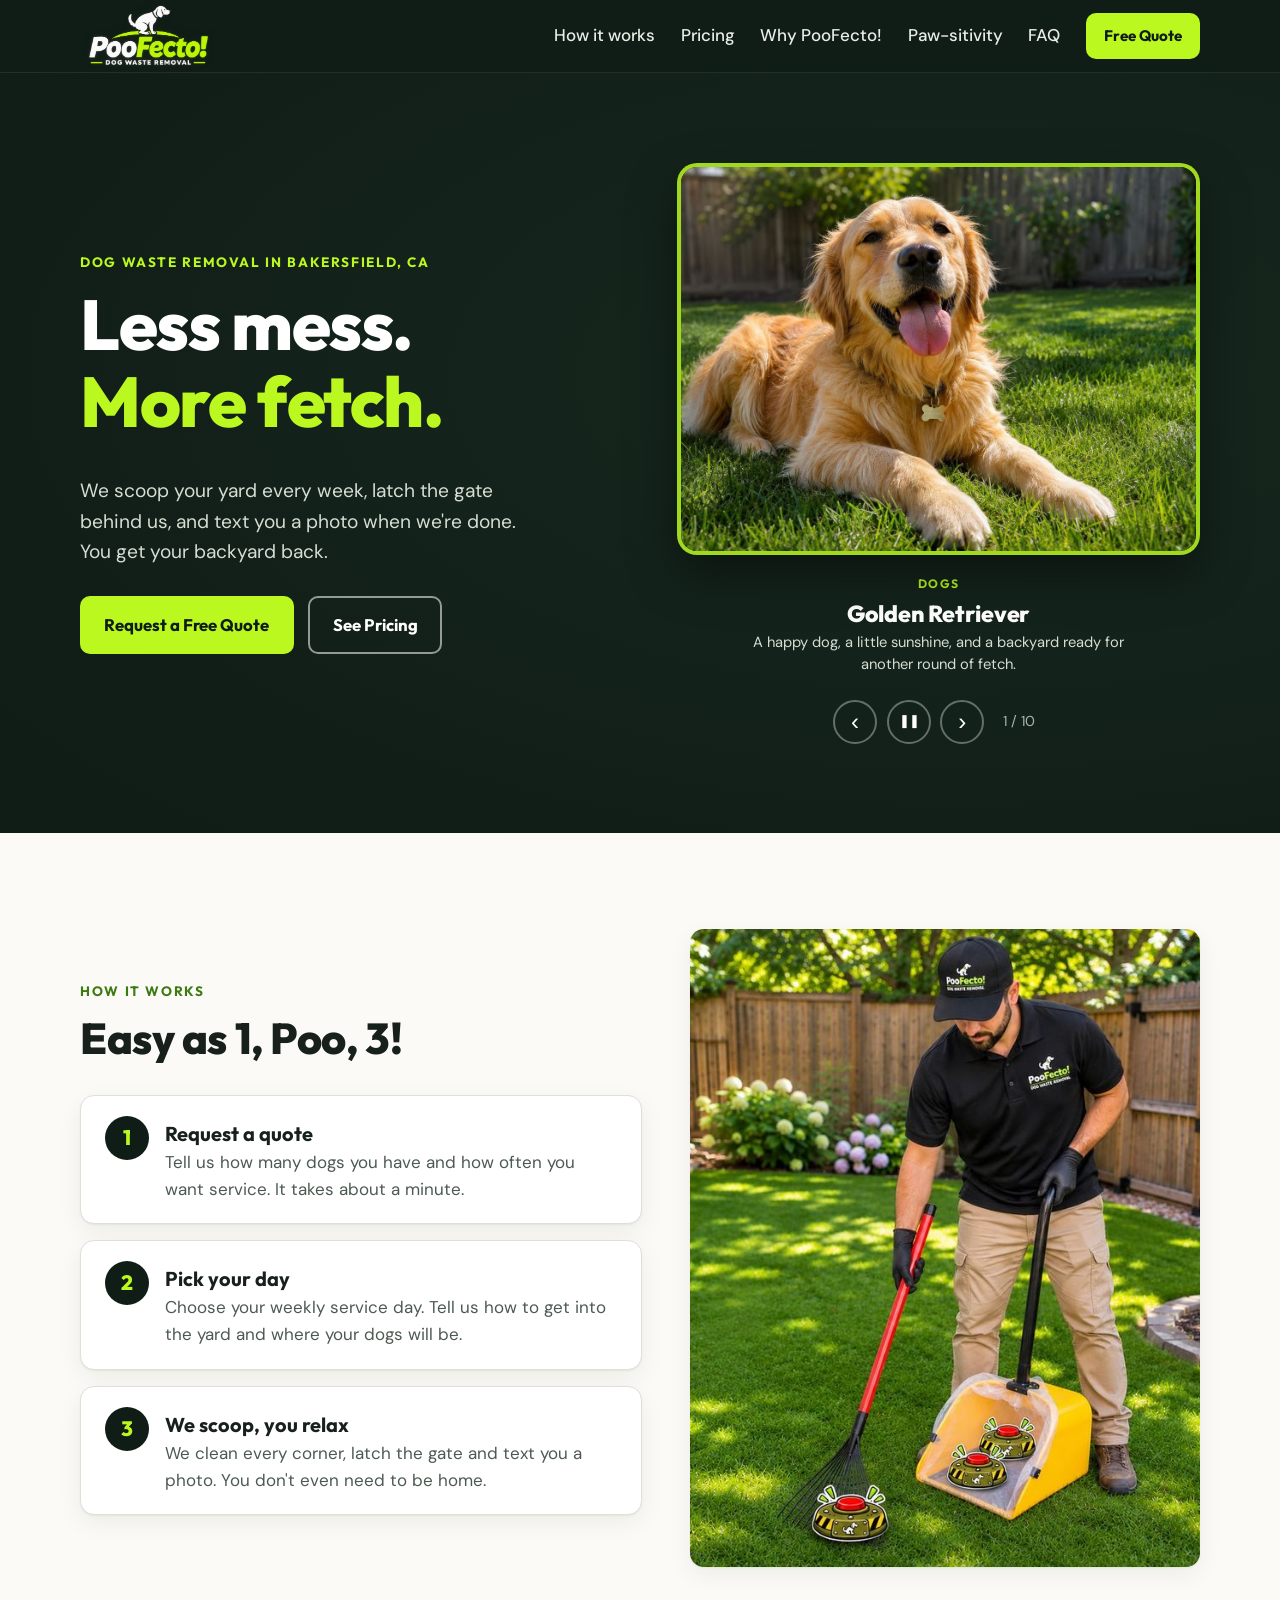
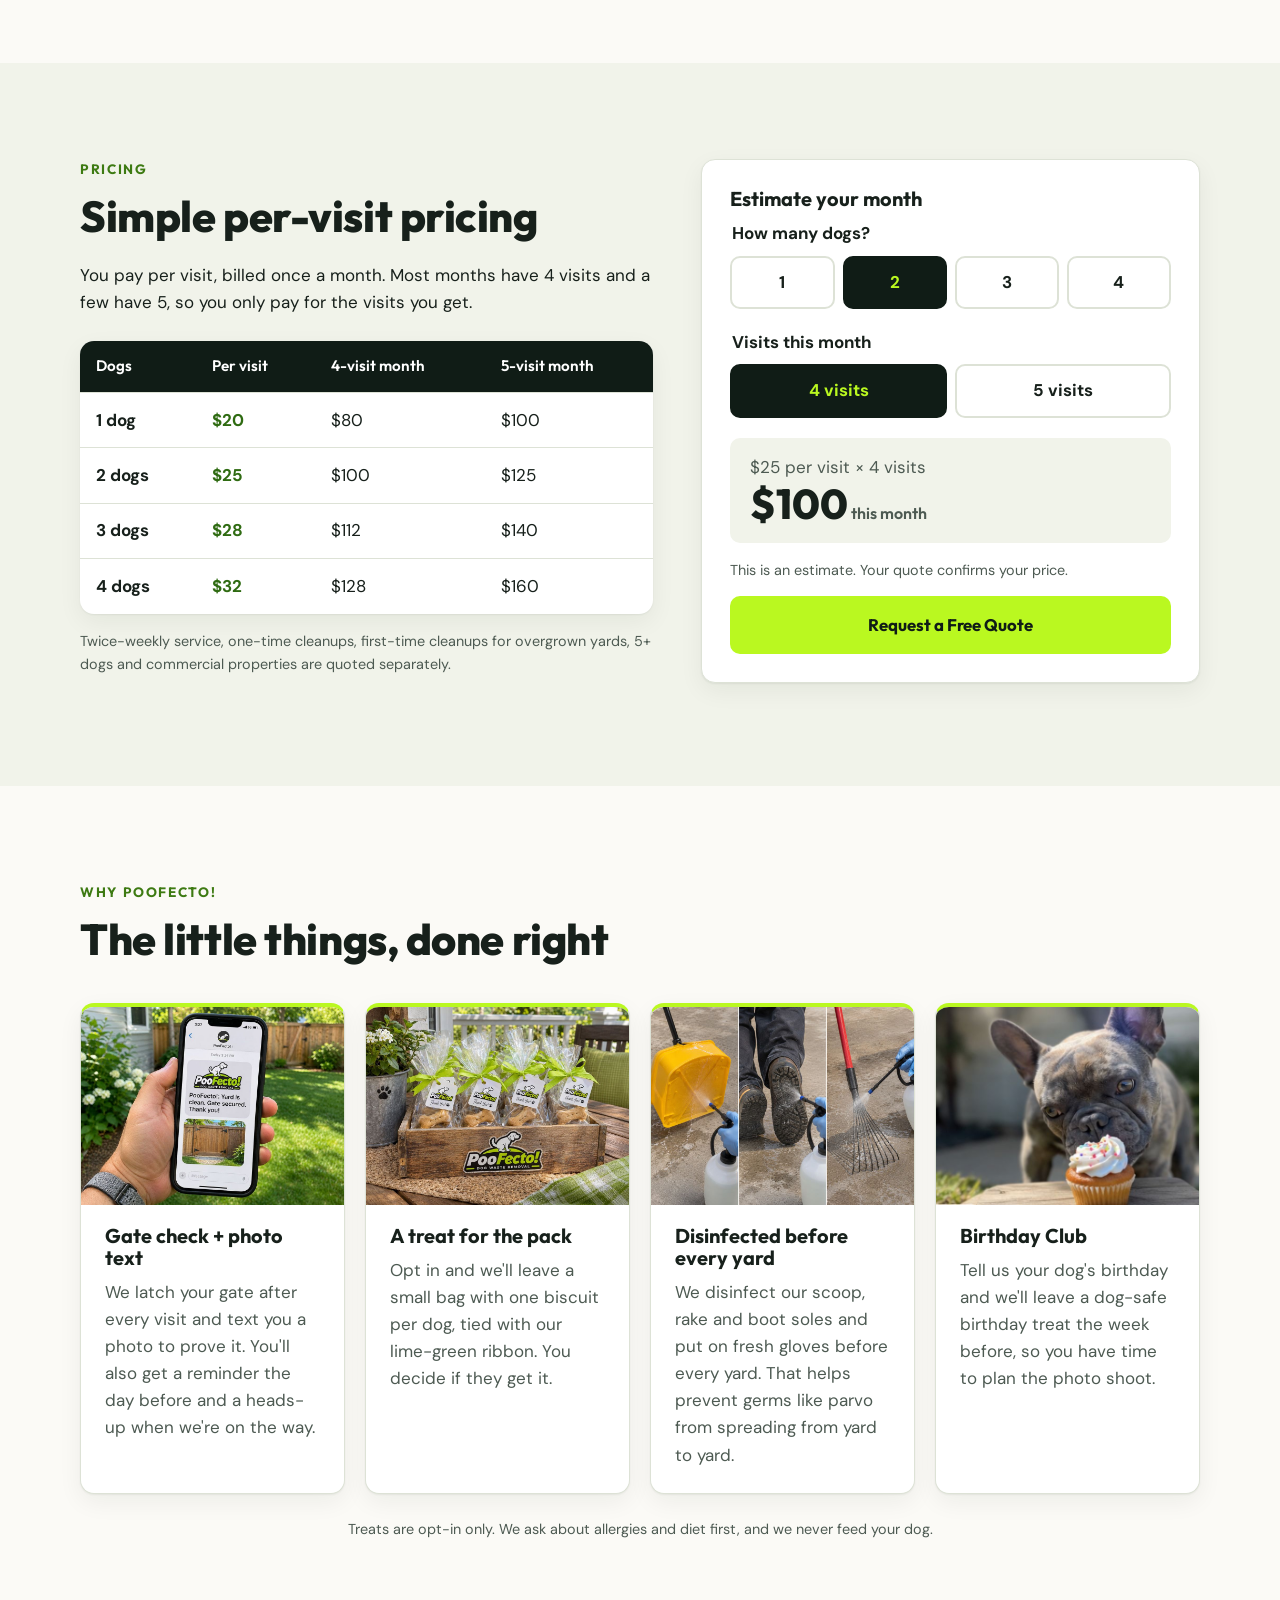
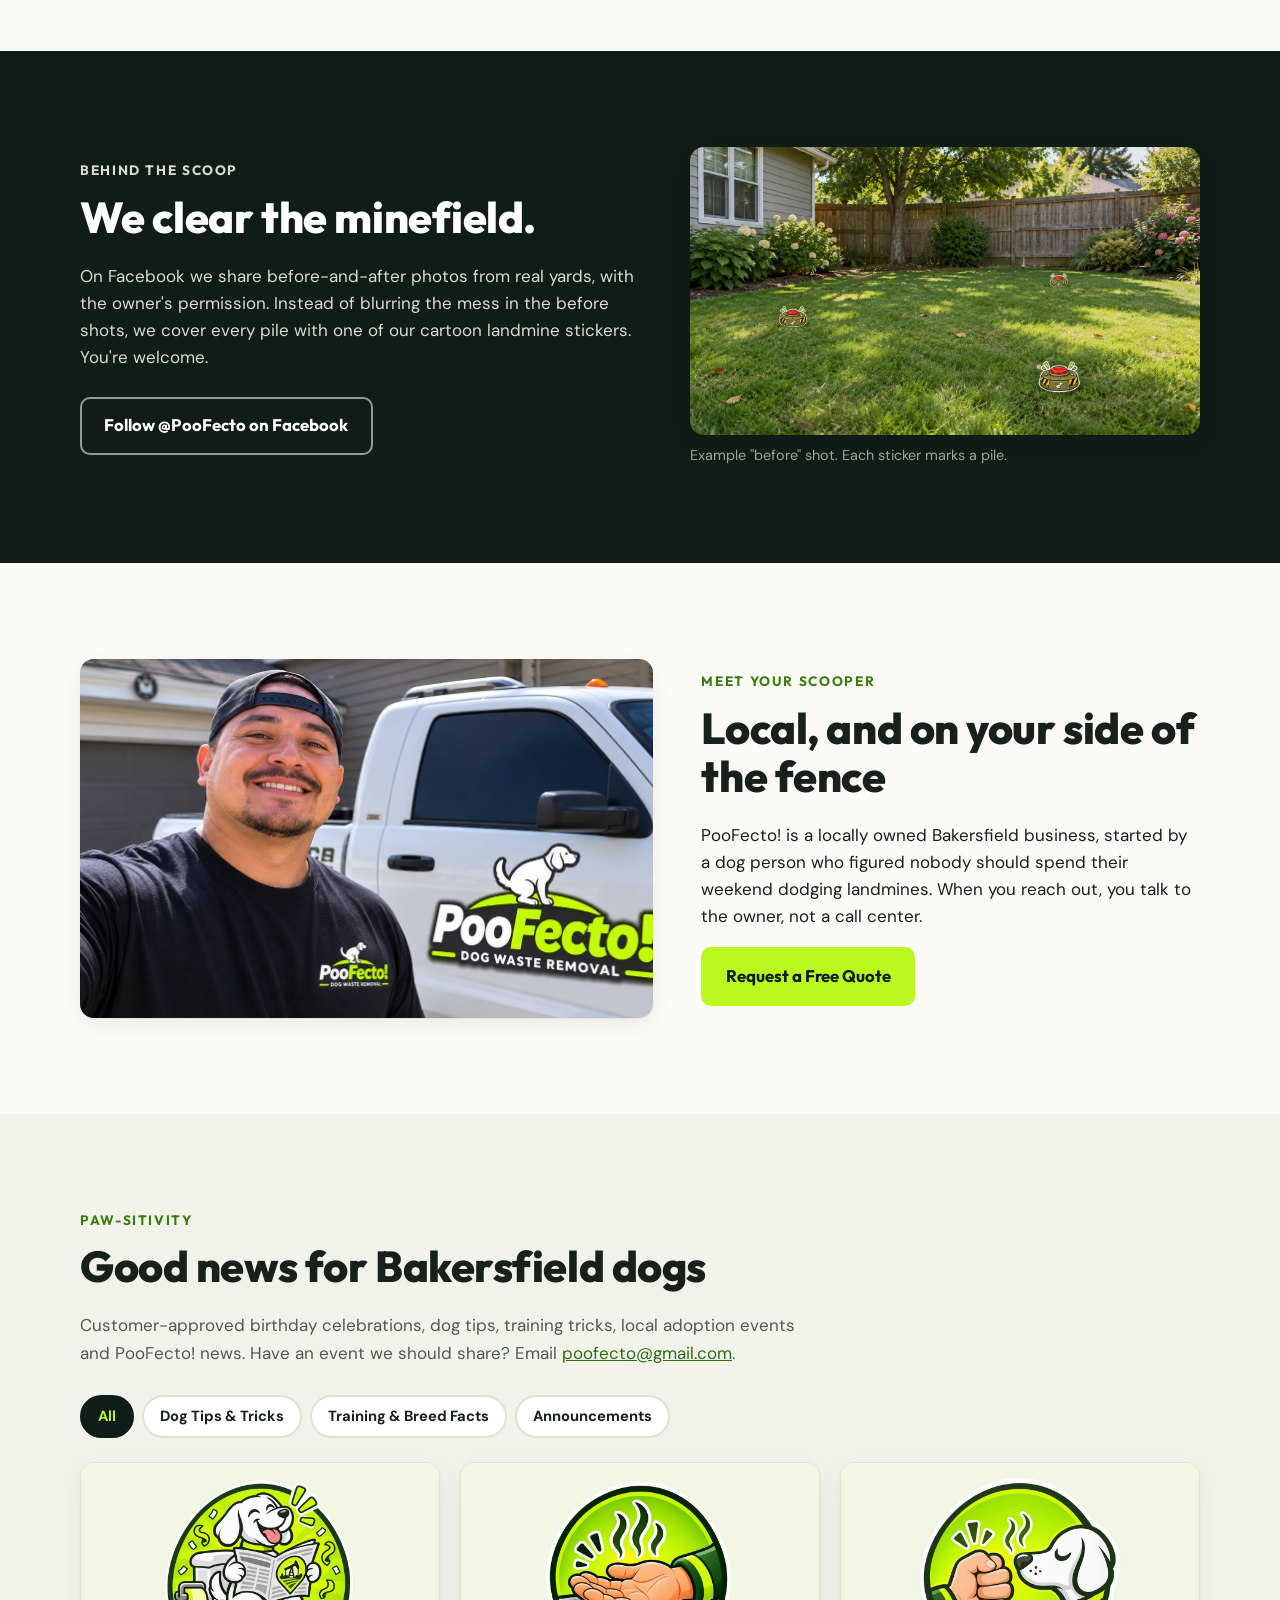
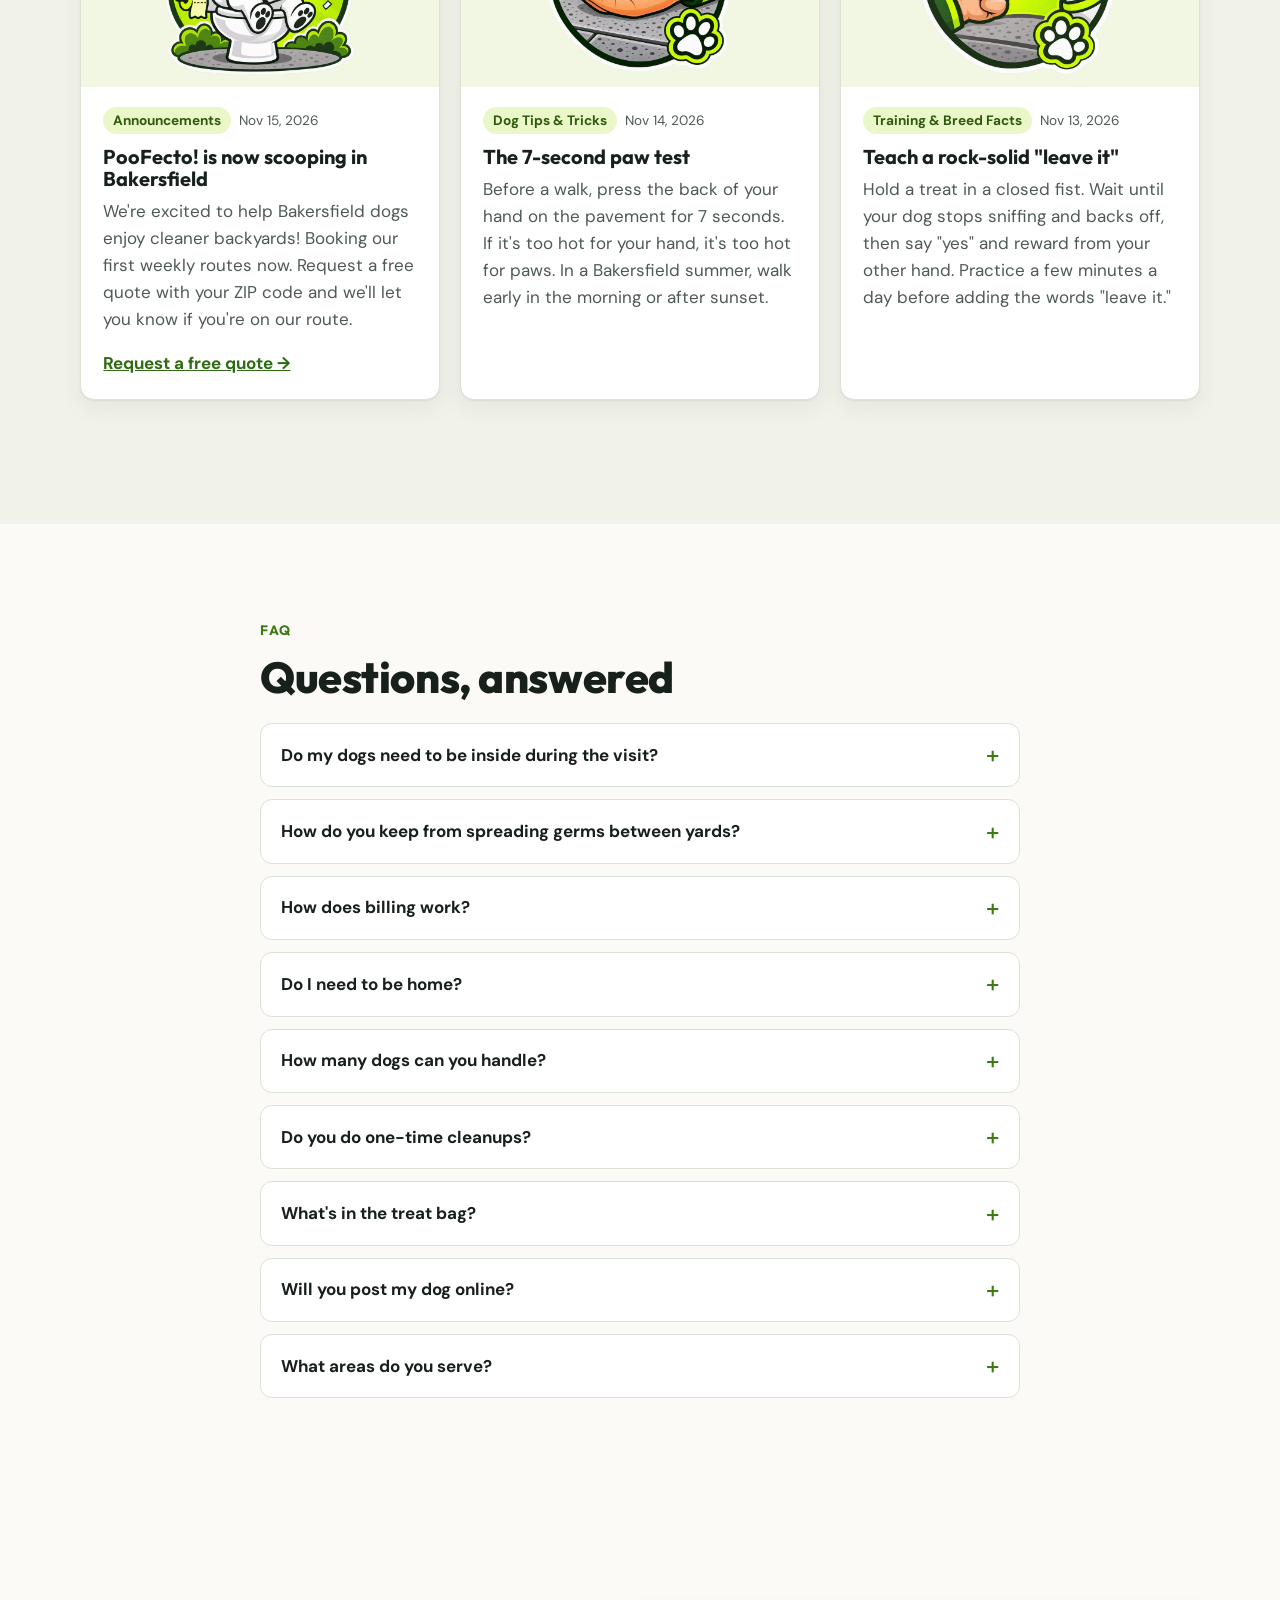
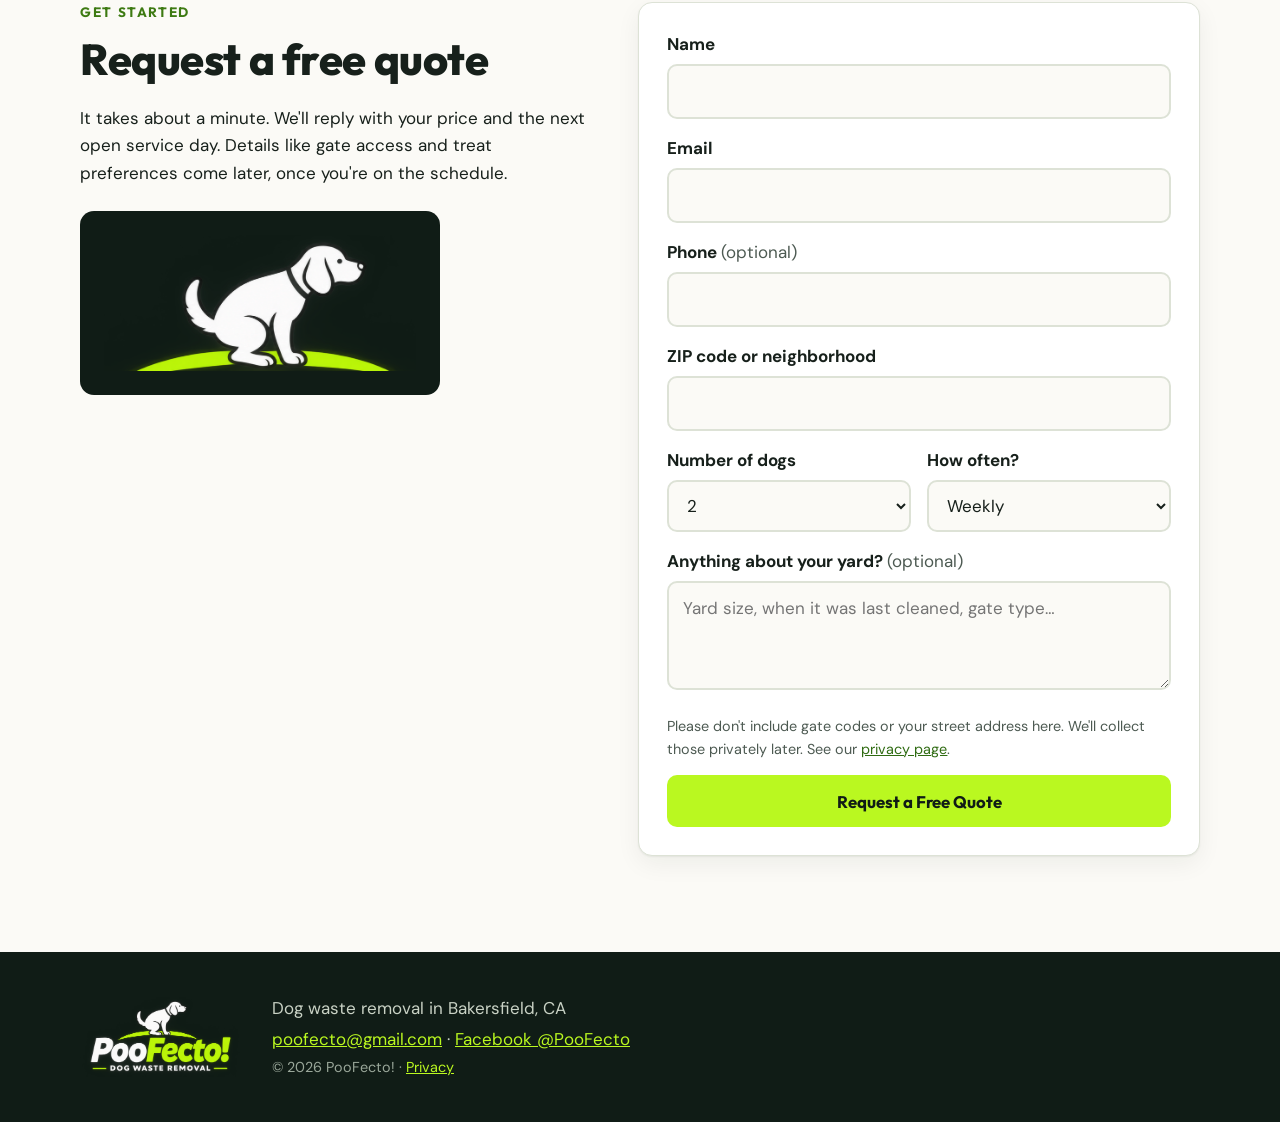
<file: index.html>
<!DOCTYPE html>
<html lang="en">
<head>
  <meta charset="utf-8">
  <meta name="viewport" content="width=device-width, initial-scale=1">
  <title>PooFecto! Dog Waste Removal | Bakersfield, CA</title>
  <meta name="description" content="Weekly dog poop scooping in Bakersfield, CA, from $20 a visit. Tools disinfected before every yard, a gate photo after every visit, and a little something for your dog. Request a free quote.">
  <meta property="og:title" content="PooFecto! Dog Waste Removal — Bakersfield, CA">
  <meta property="og:description" content="Less mess. More fetch. Weekly backyard dog waste removal in Bakersfield.">
  <meta property="og:image" content="assets/poofecto-logo.png">
  <meta name="theme-color" content="#101c16">
  <link rel="icon" type="image/png" href="assets/dog-small.png">
  <link rel="preconnect" href="https://fonts.googleapis.com">
  <link rel="preconnect" href="https://fonts.gstatic.com" crossorigin>
  <link href="https://fonts.googleapis.com/css2?family=DM+Sans:wght@400;500;700&family=Outfit:wght@600;700;800&display=swap" rel="stylesheet">
  <link rel="stylesheet" href="styles.css">
</head>
<body>
  <a class="skip-link" href="#main">Skip to content</a>

  <header class="site-header">
    <div class="wrap header-inner">
      <a href="#top" class="brand" aria-label="PooFecto! home">
        <img src="assets/poofecto-logo.png" alt="PooFecto! Dog Waste Removal" width="180" height="90">
      </a>
      <button class="menu-toggle" aria-expanded="false" aria-controls="site-nav">
        <span class="sr-only">Menu</span>
        <span class="bar"></span><span class="bar"></span><span class="bar"></span>
      </button>
      <nav id="site-nav" class="site-nav" aria-label="Main">
        <a href="#how">How it works</a>
        <a href="#pricing">Pricing</a>
        <a href="#why">Why PooFecto!</a>
        <a href="#pawsitivity">Paw-sitivity</a>
        <a href="#faq">FAQ</a>
        <a href="#quote" class="btn btn-lime btn-sm">Free Quote</a>
      </nav>
    </div>
  </header>

  <main id="main">
    <!-- HERO: no overlays on the logo or dog -->
    <section class="hero" id="top">
      <div class="wrap hero-grid">
        <div class="hero-copy">
          <p class="eyebrow">Dog waste removal in Bakersfield, CA</p>
          <h1>Less mess.<br><span class="lime">More fetch.</span></h1>
          <p class="lead">We scoop your yard every week, latch the gate behind us, and text you a photo when we're done. You get your backyard back.</p>
          <div class="hero-ctas">
            <a href="#quote" class="btn btn-lime">Request a Free Quote</a>
            <a href="#pricing" class="btn btn-ghost">See Pricing</a>
          </div>
        </div>
        <div class="hero-art">
          <div class="carousel" role="region" aria-roledescription="carousel" aria-label="PooFecto! dogs, events and community news">
            <div class="carousel-frame">
            <img src="assets/hero/golden-retriever.jpg" alt="A happy golden retriever lying on a clean green lawn" width="1200" height="900" class="is-active" fetchpriority="high">
            <img src="assets/hero/german-shepherd.jpg" alt="A German shepherd tilting its head in a fenced backyard" width="1200" height="900" loading="lazy">
            <img src="assets/hero/corgi-and-lab.jpg" alt="A corgi carrying a tennis ball beside a chocolate Lab on green grass" width="1200" height="900" loading="lazy">
            <img src="assets/hero/husky.jpg" alt="A husky relaxing in the sun on a backyard lawn" width="1200" height="900" loading="lazy">
            <img src="assets/hero/french-bulldog-pied.jpg" alt="A black and white French bulldog standing on a sunny lawn" width="1200" height="900" loading="lazy">
            <img src="assets/hero/boxer.jpg" alt="A boxer trotting across a backyard lawn" width="1200" height="900" loading="lazy">
            <img src="assets/hero/dachshund.jpg" alt="A dachshund sniffing the grass in a backyard" width="1200" height="900" loading="lazy">
            <img src="assets/hero/corgi-running.jpg" alt="A corgi running across a sunny lawn" width="1200" height="900" loading="lazy">
            <img src="assets/hero/black-lab.jpg" alt="A black Lab sitting on the lawn in front of a house" width="1200" height="900" loading="lazy">
            <img src="assets/hero/dalmatian.jpg" alt="A Dalmatian running across a fenced backyard lawn" width="1200" height="900" loading="lazy">
            </div>
            <div class="carousel-story" aria-live="off" hidden>
              <span class="carousel-category" hidden></span>
              <h2 class="carousel-title" hidden></h2>
              <p class="carousel-description" hidden></p>
              <a class="carousel-link" hidden></a>
            </div>
            <div class="carousel-controls">
              <button type="button" class="car-btn" data-car="prev" aria-label="Previous photo">&#8249;</button>
              <button type="button" class="car-btn car-pause" data-car="pause" aria-label="Pause photos">&#10074;&#10074;</button>
              <button type="button" class="car-btn" data-car="next" aria-label="Next photo">&#8250;</button>
              <span class="car-count" aria-live="polite"><span data-car="index">1</span> / 10</span>
            </div>
          </div>
        </div>
      </div>
    </section>

    <!-- HOW IT WORKS -->
    <section class="section" id="how">
      <div class="wrap how-grid">
        <div>
        <p class="eyebrow dark">How it works</p>
        <h2>Easy as 1, Poo, 3!</h2>
        <ol class="steps">
          <li>
            <span class="step-num" aria-hidden="true">1</span>
            <h3>Request a quote</h3>
            <p>Tell us how many dogs you have and how often you want service. It takes about a minute.</p>
          </li>
          <li>
            <span class="step-num" aria-hidden="true">2</span>
            <h3>Pick your day</h3>
            <p>Choose your weekly service day. Tell us how to get into the yard and where your dogs will be.</p>
          </li>
          <li>
            <span class="step-num" aria-hidden="true">3</span>
            <h3>We scoop, you relax</h3>
            <p>We clean every corner, latch the gate and text you a photo. You don't even need to be home.</p>
          </li>
        </ol>
        </div>
        <img class="photo how-photo" src="assets/scooping.jpg" alt="A PooFecto! technician in a branded cap and polo cleaning a backyard lawn with a rake and scoop" width="1000" height="750" loading="lazy">
      </div>
    </section>

    <!-- PRICING -->
    <section class="section section-tint" id="pricing">
      <div class="wrap pricing-grid">
        <div>
          <p class="eyebrow dark">Pricing</p>
          <h2>Simple per-visit pricing</h2>
          <p>You pay per visit, billed once a month. Most months have 4 visits and a few have 5, so you only pay for the visits you get.</p>
          <table class="rate-table">
            <caption class="sr-only">Weekly visit price by number of dogs</caption>
            <thead><tr><th scope="col">Dogs</th><th scope="col">Per visit</th><th scope="col">4-visit month</th><th scope="col">5-visit month</th></tr></thead>
            <tbody>
              <tr><th scope="row">1 dog</th><td>$20</td><td>$80</td><td>$100</td></tr>
              <tr><th scope="row">2 dogs</th><td>$25</td><td>$100</td><td>$125</td></tr>
              <tr><th scope="row">3 dogs</th><td>$28</td><td>$112</td><td>$140</td></tr>
              <tr><th scope="row">4 dogs</th><td>$32</td><td>$128</td><td>$160</td></tr>
            </tbody>
          </table>
          <p class="fine">Twice-weekly service, one-time cleanups, first-time cleanups for overgrown yards, 5+ dogs and commercial properties are quoted separately.</p>
        </div>

        <div class="calc" aria-labelledby="calc-title">
          <h3 id="calc-title">Estimate your month</h3>
          <fieldset>
            <legend>How many dogs?</legend>
            <div class="seg" role="radiogroup">
              <label><input type="radio" name="dogs" value="1"><span>1</span></label>
              <label><input type="radio" name="dogs" value="2" checked><span>2</span></label>
              <label><input type="radio" name="dogs" value="3"><span>3</span></label>
              <label><input type="radio" name="dogs" value="4"><span>4</span></label>
            </div>
          </fieldset>
          <fieldset>
            <legend>Visits this month</legend>
            <div class="seg" role="radiogroup">
              <label><input type="radio" name="visits" value="4" checked><span>4 visits</span></label>
              <label><input type="radio" name="visits" value="5"><span>5 visits</span></label>
            </div>
          </fieldset>
          <div class="calc-result" aria-live="polite">
            <p class="calc-line"><span id="calc-rate">$25</span> per visit × <span id="calc-visits">4</span> visits</p>
            <p class="calc-total"><span id="calc-total">$100</span><small> this month</small></p>
          </div>
          <p class="fine">This is an estimate. Your quote confirms your price.</p>
          <a href="#quote" class="btn btn-lime btn-block">Request a Free Quote</a>
        </div>
      </div>
    </section>

    <!-- WHY -->
    <section class="section" id="why">
      <div class="wrap">
        <p class="eyebrow dark">Why PooFecto!</p>
        <h2>The little things, done right</h2>
        <div class="cards">
          <article class="card">
            <img src="assets/gate-photo-text.jpg" alt="A phone showing a PooFecto! text: Yard is clean. Gate secured. Thank you! with a photo of a closed backyard gate" width="1000" height="750" loading="lazy">
            <h3>Gate check + photo text</h3>
            <p>We latch your gate after every visit and text you a photo to prove it. You'll also get a reminder the day before and a heads-up when we're on the way.</p>
          </article>
          <article class="card">
            <img src="assets/treat-bags.jpg" alt="A wooden PooFecto! crate of dog biscuits in clear bags tied with lime-green ribbon and Thank You tags" width="1000" height="750" loading="lazy">
            <h3>A treat for the pack</h3>
            <p>Opt in and we'll leave a small bag with one biscuit per dog, tied with our lime-green ribbon. You decide if they get it.</p>
          </article>
          <article class="card">
            <img src="assets/clean-tools.jpg" alt="Three photos of gloved hands spraying disinfectant on a yellow scoop, boot soles and a rake" width="1000" height="750" loading="lazy">
            <h3>Disinfected before every yard</h3>
            <p>We disinfect our scoop, rake and boot soles and put on fresh gloves before every yard. That helps prevent germs like parvo from spreading from yard to yard.</p>
          </article>
          <article class="card">
            <img class="pos-face" src="assets/birthday-pupcake.jpg" alt="A French bulldog sniffing a birthday pupcake with sprinkles" width="826" height="422" loading="lazy">
            <h3>Birthday Club</h3>
            <p>Tell us your dog's birthday and we'll leave a dog-safe birthday treat the week before, so you have time to plan the photo shoot.</p>
          </article>
        </div>
        <p class="fine center">Treats are opt-in only. We ask about allergies and diet first, and we never feed your dog.</p>
      </div>
    </section>

    <!-- BEHIND THE SCOOP -->
    <section class="section section-dark" id="scoop">
      <div class="wrap scoop-grid">
        <div>
          <p class="eyebrow">Behind the Scoop</p>
          <h2>We clear the minefield.</h2>
          <p>On Facebook we share before-and-after photos from real yards, with the owner's permission. Instead of blurring the mess in the before shots, we cover every pile with one of our cartoon landmine stickers. You're welcome.</p>
          <a href="https://www.facebook.com/PooFecto" class="btn btn-ghost" rel="noopener" target="_blank">Follow @PooFecto on Facebook</a>
        </div>
        <figure class="minefield">
          <img class="photo" src="assets/yard-minefield.jpg" alt="A backyard lawn with three cartoon PooFecto! landmine stickers marking spots to clean" width="1400" height="788" loading="lazy">
          <figcaption>Example "before" shot. Each sticker marks a pile.</figcaption>
        </figure>
      </div>
    </section>

    <!-- MEET THE OWNER -->
    <section class="section" id="about">
      <div class="wrap about-grid">
        <img class="photo" src="assets/owner-truck.jpg" alt="The owner of PooFecto! in a branded black t-shirt next to a white pickup truck with the PooFecto! logo on the door" width="1400" height="719" loading="lazy">
        <div>
          <p class="eyebrow dark">Meet your scooper</p>
          <h2>Local, and on your side of the fence</h2>
          <p>PooFecto! is a locally owned Bakersfield business, started by a dog person who figured nobody should spend their weekend dodging landmines. When you reach out, you talk to the owner, not a call center.</p>
          <a href="#quote" class="btn btn-lime">Request a Free Quote</a>
        </div>
      </div>
    </section>

    <!-- PAW-SITIVITY: posts load from content/pawsitivity.json (edited in /admin/) -->
    <section class="section section-tint" id="pawsitivity">
      <div class="wrap">
        <p class="eyebrow dark">Paw-sitivity</p>
        <h2>Good news for Bakersfield dogs</h2>
        <p class="section-lead">Customer-approved birthday celebrations, dog tips, training tricks, local adoption events and PooFecto! news. Have an event we should share? Email <a href="mailto:poofecto@gmail.com">poofecto@gmail.com</a>.</p>
        <div class="paw-filters" role="group" aria-label="Filter posts by category" hidden></div>
        <div class="paw-grid" aria-live="polite"></div>
        <div class="paw-more-wrap"><button type="button" class="btn btn-outline paw-more" hidden>Show more posts</button></div>
        <noscript><p>Turn on JavaScript to see our latest posts, or follow us on <a href="https://www.facebook.com/PooFecto">Facebook</a>.</p></noscript>
      </div>
    </section>

    <!-- FAQ -->
    <section class="section" id="faq">
      <div class="wrap narrow">
        <p class="eyebrow dark">FAQ</p>
        <h2>Questions, answered</h2>
        <details>
          <summary>Do my dogs need to be inside during the visit?</summary>
          <p>Please keep dogs inside or secured during the visit, unless you tell us at sign-up that your dog is fine with us in the yard. If a dog is loose and it isn't safe to go in, we won't enter. We'll text you and wait a few minutes first.</p>
        </details>
        <details>
          <summary>How do you keep from spreading germs between yards?</summary>
          <p>Before every yard, we disinfect our scoop, rake and boot soles and put on fresh gloves. Dog waste can carry germs like parvo, giardia and roundworms, so every yard gets a clean start.</p>
        </details>
        <details>
          <summary>How does billing work?</summary>
          <p>Your price is per visit. Once a month, you're billed for that month's scheduled visits: 4 in most months, 5 in a few, depending on the calendar.</p>
        </details>
        <details>
          <summary>Do I need to be home?</summary>
          <p>No. As long as we can get into the yard safely, you don't need to be there. We'll text you a photo when we're done.</p>
        </details>
        <details>
          <summary>How many dogs can you handle?</summary>
          <p>Our standard pricing covers 1 to 4 dogs. Have 5 or more? Request a quote and we'll price it for you.</p>
        </details>
        <details>
          <summary>Do you do one-time cleanups?</summary>
          <p>Yes. One-time cleanups, twice-weekly service and first-time cleanups for overgrown yards are quoted once we know a little about your yard.</p>
        </details>
        <details>
          <summary>What's in the treat bag?</summary>
          <p>One store-bought dog biscuit per dog, in a small clear bag tied with lime-green ribbon. It's opt-in, and we ask about allergies first. We leave it in a spot you choose, out of your dogs' reach.</p>
        </details>
        <details>
          <summary>Will you post my dog online?</summary>
          <p>Only with your permission. Saying yes to treats isn't saying yes to photos, and you can change your mind at any time.</p>
        </details>
        <details>
          <summary>What areas do you serve?</summary>
          <p>We're based in Bakersfield and building our routes now. Send a quote request with your ZIP code and we'll let you know if you're on our route.</p>
        </details>
      </div>
    </section>

    <!-- QUOTE FORM -->
    <section class="section" id="quote">
      <div class="wrap quote-grid">
        <div>
          <p class="eyebrow dark">Get started</p>
          <h2>Request a free quote</h2>
          <p>It takes about a minute. We'll reply with your price and the next open service day. Details like gate access and treat preferences come later, once you're on the schedule.</p>
          <img class="quote-dog" src="assets/dog-mascot.png" alt="" width="720" height="315">
        </div>
        <form class="quote-form" action="https://formsubmit.co/poofecto@gmail.com" method="POST">
          <input type="hidden" name="_subject" value="New PooFecto! quote request">
          <input type="hidden" name="_template" value="table">
          <input type="text" name="_honey" class="hp" tabindex="-1" autocomplete="off" aria-hidden="true">

          <div class="field">
            <label for="name">Name</label>
            <input id="name" name="name" type="text" autocomplete="name" required>
          </div>
          <div class="field">
            <label for="email">Email</label>
            <input id="email" name="email" type="email" autocomplete="email" required>
          </div>
          <div class="field">
            <label for="phone">Phone <span class="opt">(optional)</span></label>
            <input id="phone" name="phone" type="tel" autocomplete="tel">
          </div>
          <div class="field">
            <label for="zip">ZIP code or neighborhood</label>
            <input id="zip" name="zip_or_neighborhood" type="text" autocomplete="postal-code" required>
          </div>
          <div class="field-row">
            <div class="field">
              <label for="dogcount">Number of dogs</label>
              <select id="dogcount" name="dogs" required>
                <option value="1">1</option>
                <option value="2" selected>2</option>
                <option value="3">3</option>
                <option value="4">4</option>
                <option value="5+">5 or more</option>
              </select>
            </div>
            <div class="field">
              <label for="frequency">How often?</label>
              <select id="frequency" name="frequency" required>
                <option value="Weekly" selected>Weekly</option>
                <option value="Twice weekly">Twice weekly</option>
                <option value="One time">One time</option>
              </select>
            </div>
          </div>
          <div class="field">
            <label for="notes">Anything about your yard? <span class="opt">(optional)</span></label>
            <textarea id="notes" name="yard_notes" rows="3" placeholder="Yard size, when it was last cleaned, gate type…"></textarea>
          </div>
          <p class="fine">Please don't include gate codes or your street address here. We'll collect those privately later. See our <a href="privacy.html">privacy page</a>.</p>
          <button type="submit" class="btn btn-lime btn-block">Request a Free Quote</button>
        </form>
      </div>
    </section>
  </main>

  <footer class="site-footer">
    <div class="wrap footer-inner">
      <img src="assets/poofecto-logo.png" alt="PooFecto! Dog Waste Removal" width="200" height="100" loading="lazy">
      <div>
        <p>Dog waste removal in Bakersfield, CA</p>
        <p><a href="mailto:poofecto@gmail.com">poofecto@gmail.com</a> · <a href="https://www.facebook.com/PooFecto" rel="noopener" target="_blank">Facebook @PooFecto</a></p>
        <p class="fine">© <span id="year">2026</span> PooFecto! · <a href="privacy.html">Privacy</a></p>
      </div>
    </div>
  </footer>

  <script src="script.js"></script>
</body>
</html>
</file>
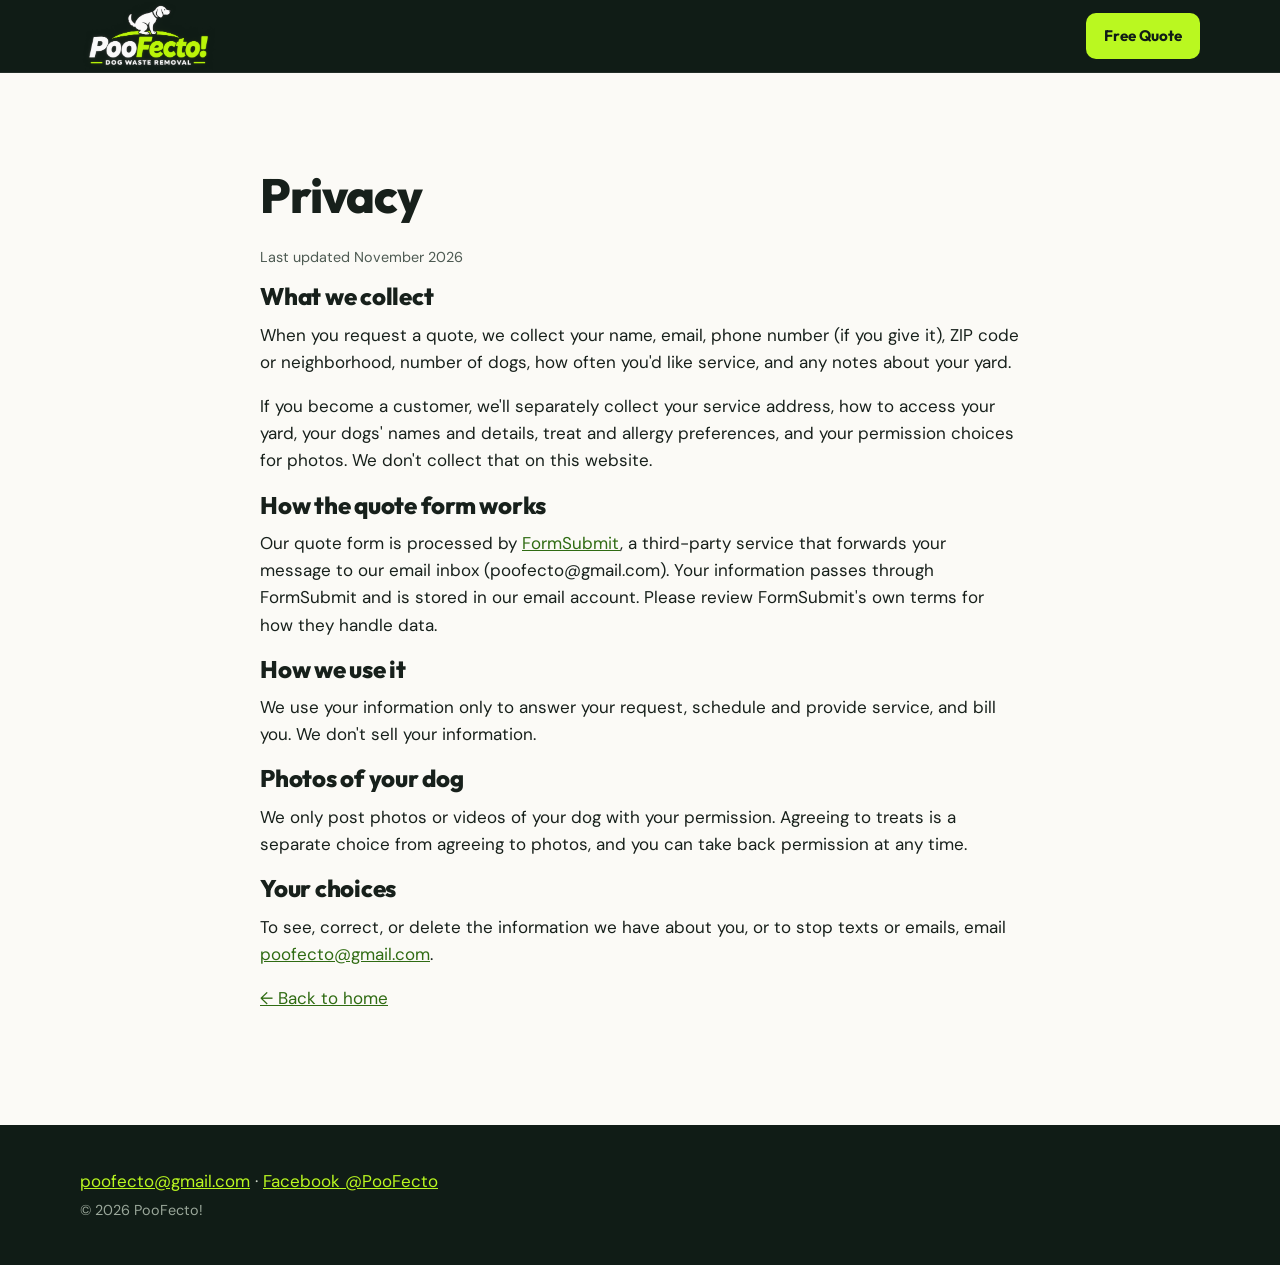
<file: privacy.html>
<!DOCTYPE html>
<html lang="en">
<head>
  <meta charset="utf-8">
  <meta name="viewport" content="width=device-width, initial-scale=1">
  <title>Privacy | PooFecto! Dog Waste Removal</title>
  <meta name="theme-color" content="#101c16">
  <link rel="icon" type="image/png" href="assets/dog-small.png">
  <link rel="preconnect" href="https://fonts.googleapis.com">
  <link rel="preconnect" href="https://fonts.gstatic.com" crossorigin>
  <link href="https://fonts.googleapis.com/css2?family=DM+Sans:wght@400;500;700&family=Outfit:wght@600;700;800&display=swap" rel="stylesheet">
  <link rel="stylesheet" href="styles.css">
</head>
<body>
  <header class="site-header">
    <div class="wrap header-inner">
      <a href="index.html" class="brand" aria-label="PooFecto! home">
        <img src="assets/poofecto-logo.png" alt="PooFecto! Dog Waste Removal" width="180" height="90">
      </a>
      <a href="index.html#quote" class="btn btn-lime btn-sm">Free Quote</a>
    </div>
  </header>

  <main class="section">
    <div class="wrap narrow">
      <h1 style="font-size:clamp(2rem,5vw,3rem)">Privacy</h1>
      <p class="fine">Last updated November 2026</p>

      <h2 style="font-size:1.5rem">What we collect</h2>
      <p>When you request a quote, we collect your name, email, phone number (if you give it), ZIP code or neighborhood, number of dogs, how often you'd like service, and any notes about your yard.</p>
      <p>If you become a customer, we'll separately collect your service address, how to access your yard, your dogs' names and details, treat and allergy preferences, and your permission choices for photos. We don't collect that on this website.</p>

      <h2 style="font-size:1.5rem">How the quote form works</h2>
      <p>Our quote form is processed by <a href="https://formsubmit.co" rel="noopener" target="_blank">FormSubmit</a>, a third-party service that forwards your message to our email inbox (poofecto@gmail.com). Your information passes through FormSubmit and is stored in our email account. Please review FormSubmit's own terms for how they handle data.</p>

      <h2 style="font-size:1.5rem">How we use it</h2>
      <p>We use your information only to answer your request, schedule and provide service, and bill you. We don't sell your information.</p>

      <h2 style="font-size:1.5rem">Photos of your dog</h2>
      <p>We only post photos or videos of your dog with your permission. Agreeing to treats is a separate choice from agreeing to photos, and you can take back permission at any time.</p>

      <h2 style="font-size:1.5rem">Your choices</h2>
      <p>To see, correct, or delete the information we have about you, or to stop texts or emails, email <a href="mailto:poofecto@gmail.com">poofecto@gmail.com</a>.</p>

      <p><a href="index.html">← Back to home</a></p>
    </div>
  </main>

  <footer class="site-footer">
    <div class="wrap footer-inner">
      <div>
        <p><a href="mailto:poofecto@gmail.com">poofecto@gmail.com</a> · <a href="https://www.facebook.com/PooFecto" rel="noopener" target="_blank">Facebook @PooFecto</a></p>
        <p class="fine">© 2026 PooFecto!</p>
      </div>
    </div>
  </footer>
</body>
</html>
</file>
<file: styles.css>
/* PooFecto! — styles. No build step, no framework. */
:root {
  --bg: #101c16;          /* deep forest (dark sections) */
  --bg-2: #16281e;
  --lime: #baf820;        /* brand lime — confirm against official logo file */
  --lime-dark: #86cb1e;
  --ink: #17201b;         /* body text on light */
  --muted: #4d5a52;
  --paper: #fbfaf6;       /* off-white page */
  --tint: #f1f3ea;
  --line: #dde2d6;
  --white: #ffffff;
  --radius: 14px;
  --shadow: 0 1px 2px rgba(16,28,22,.06), 0 8px 24px rgba(16,28,22,.06);
  --font-head: "Outfit", system-ui, sans-serif;
  --font-body: "DM Sans", system-ui, sans-serif;
}

*, *::before, *::after { box-sizing: border-box; }
[hidden] { display: none !important; }
html { scroll-behavior: smooth; scroll-padding-top: 84px; }
body { margin: 0; font-family: var(--font-body); font-size: 1.0625rem; line-height: 1.6; color: var(--ink); background: var(--paper); }
img { max-width: 100%; height: auto; display: block; }
a { color: #2f6b12; }
a:hover { color: var(--ink); }
h1, h2, h3 { font-family: var(--font-head); line-height: 1.1; margin: 0 0 .5em; }
h1 { font-size: clamp(2.6rem, 6vw, 4.4rem); font-weight: 800; letter-spacing: -.02em; }
h2 { font-size: clamp(1.9rem, 3.6vw, 2.7rem); font-weight: 800; letter-spacing: -.01em; }
h3 { font-size: 1.25rem; font-weight: 700; }
p { margin: 0 0 1em; }

.wrap { width: min(1120px, 100% - 2.5rem); margin-inline: auto; }
.narrow { max-width: 760px; }
.center { text-align: center; }
.lime { color: var(--lime); }
.sr-only { position: absolute; width: 1px; height: 1px; overflow: hidden; clip: rect(0 0 0 0); white-space: nowrap; }
.skip-link { position: absolute; left: -999px; top: 0; background: var(--lime); color: var(--bg); padding: .6rem 1rem; z-index: 100; font-weight: 700; }
.skip-link:focus { left: 1rem; top: 1rem; }
:focus-visible { outline: 3px solid var(--lime-dark); outline-offset: 3px; border-radius: 4px; }

.eyebrow { font-family: var(--font-head); font-weight: 700; text-transform: uppercase; letter-spacing: .12em; font-size: .85rem; color: var(--lime); margin-bottom: .75rem; }
.eyebrow.dark { color: #3d7a12; }
.fine { font-size: .9rem; color: var(--muted); }

/* Buttons */
.btn { display: inline-flex; align-items: center; justify-content: center; gap: .5rem; font-family: var(--font-head); font-weight: 700; font-size: 1.05rem; text-decoration: none; padding: .85rem 1.4rem; border-radius: 10px; border: 2px solid transparent; cursor: pointer; transition: transform .15s ease, background-color .15s ease; }
.btn:hover { transform: translateY(-1px); }
.btn-lime { background: var(--lime); color: var(--bg); }
.btn-lime:hover { background: #c9ff45; color: var(--bg); }
.btn-ghost { border-color: rgba(255,255,255,.55); color: var(--white); background: transparent; }
.btn-ghost:hover { border-color: var(--lime); color: var(--lime); }
.btn-sm { padding: .55rem 1rem; font-size: .95rem; }
.btn-block { width: 100%; }

/* Header */
.site-header { position: sticky; top: 0; z-index: 50; background: var(--bg); border-bottom: 1px solid rgba(255,255,255,.08); }
.header-inner { display: flex; align-items: center; justify-content: space-between; min-height: 72px; }
.brand img { width: 136px; height: auto; }
.site-nav { display: flex; align-items: center; gap: 1.6rem; }
.site-nav a:not(.btn) { color: #e8eee5; text-decoration: none; font-weight: 500; }
.site-nav a:not(.btn):hover { color: var(--lime); }
.menu-toggle { display: none; background: none; border: 0; padding: .5rem; cursor: pointer; }
.menu-toggle .bar { display: block; width: 26px; height: 3px; background: var(--white); margin: 5px 0; border-radius: 2px; transition: transform .2s ease, opacity .2s ease; }

/* Hero */
.hero { background: radial-gradient(1200px 600px at 75% 40%, var(--bg-2), var(--bg)); color: var(--white); padding: clamp(3rem, 7vw, 6rem) 0; }
.hero-grid { display: grid; grid-template-columns: 1.05fr 1fr; gap: 3rem; align-items: center; }
.hero .lead { font-size: 1.2rem; color: #d6ddd2; max-width: 34ch; }
.hero-ctas { display: flex; flex-wrap: wrap; gap: .9rem; margin-top: 1.75rem; }
.hero-art img { width: 100%; max-width: 560px; margin-inline: auto; }
.hero-photo { max-width: 620px !important; aspect-ratio: 4 / 3; object-fit: cover; object-position: 55% 40%; border-radius: 20px; box-shadow: 0 20px 50px rgba(0,0,0,.45); border: 4px solid rgba(186,248,32,.85); }
.photo { width: 100%; border-radius: var(--radius); box-shadow: var(--shadow); object-fit: cover; }


/* Hero carousel: photos change, headline and button stay put. Controls sit below the photo, never on top of a dog. */
.carousel { width: 100%; max-width: 620px; margin-inline: auto; }
.carousel-frame { position: relative; aspect-ratio: 4 / 3; border-radius: 20px; overflow: hidden; border: 4px solid rgba(186,248,32,.85); box-shadow: 0 20px 50px rgba(0,0,0,.45); background: var(--bg-2); }
.carousel-frame img { position: absolute; inset: 0; width: 100%; height: 100%; object-fit: cover; opacity: 0; transition: opacity .9s ease; max-width: none !important; }
.carousel-frame img.is-active { opacity: 1; }
.carousel-controls { display: flex; align-items: center; justify-content: center; gap: .6rem; margin-top: .9rem; }
.car-btn { width: 44px; height: 44px; border-radius: 50%; border: 2px solid rgba(255,255,255,.35); background: transparent; color: var(--white); font-size: 1.5rem; line-height: 1; cursor: pointer; display: grid; place-items: center; transition: border-color .15s ease, color .15s ease; }
.car-btn:hover { border-color: var(--lime); color: var(--lime); }
.car-pause { font-size: .8rem; letter-spacing: -1px; }
.car-count { color: #aab6a6; font-size: .9rem; min-width: 3.5em; text-align: center; font-variant-numeric: tabular-nums; }
@media (prefers-reduced-motion: reduce) { .carousel-frame img { transition: none; } }


/* Carousel headlines and stories: optional, editable through Pages CMS. */
.carousel-story { padding: .9rem .3rem .15rem; text-align: center; }
.carousel-category { display: inline-block; color: var(--lime); font-family: var(--font-head); font-weight: 700; font-size: .76rem; text-transform: uppercase; letter-spacing: .1em; }
.carousel-title { font-size: clamp(1.15rem, 2.2vw, 1.45rem); line-height: 1.2; margin: .2rem 0 .3rem; color: var(--white); }
.carousel-description { max-width: 42ch; margin: .15rem auto .5rem; color: #d6ddd2; font-size: .92rem; line-height: 1.45; }
.carousel-link { display: inline-block; margin: .2rem 0 .3rem; color: var(--lime); font-weight: 700; font-size: .92rem; }
.carousel-link:hover { color: var(--white); }

/* Sections */
.section { padding: clamp(3.5rem, 8vw, 6rem) 0; }
.section-tint { background: var(--tint); }
.section-dark { background: var(--bg); color: var(--white); }
.section-dark p { color: #d6ddd2; }

/* Steps */
.how-grid { display: grid; grid-template-columns: 1.1fr 1fr; gap: 3rem; align-items: center; }
.how-photo { aspect-ratio: 4 / 5; object-position: 50% 40%; }
.steps { list-style: none; padding: 0; margin: 2rem 0 0; display: grid; grid-template-columns: 1fr; gap: 1rem; }
.steps li { display: grid; grid-template-columns: 44px 1fr; column-gap: 1rem; align-items: start; }
.steps li h3 { margin: .45rem 0 .25rem; }
.steps li p { grid-column: 2; }
.steps li .step-num { grid-row: span 2; margin: 0; }
.steps li { background: var(--white); border: 1px solid var(--line); border-radius: var(--radius); padding: 1.25rem 1.5rem; box-shadow: var(--shadow); }
.step-num { display: inline-grid; place-items: center; width: 44px; height: 44px; border-radius: 50%; background: var(--bg); color: var(--lime); font-family: var(--font-head); font-weight: 800; font-size: 1.3rem; margin-bottom: 1rem; }
.steps p { color: var(--muted); margin: 0; }

/* Pricing */
.pricing-grid { display: grid; grid-template-columns: 1.15fr 1fr; gap: 3rem; align-items: start; }
.rate-table { width: 100%; border-collapse: collapse; margin: 1.5rem 0 1rem; background: var(--white); border-radius: var(--radius); overflow: hidden; box-shadow: var(--shadow); }
.rate-table th, .rate-table td { padding: .85rem 1rem; text-align: left; border-bottom: 1px solid var(--line); }
.rate-table thead th { background: var(--bg); color: var(--white); font-family: var(--font-head); font-weight: 600; font-size: .95rem; }
.rate-table tbody tr:last-child th, .rate-table tbody tr:last-child td { border-bottom: 0; }
.rate-table tbody th { font-weight: 700; white-space: nowrap; }
.rate-table td:nth-child(2) { font-weight: 700; color: #2f6b12; }

.calc { background: var(--white); border: 1px solid var(--line); border-radius: var(--radius); padding: 1.75rem; box-shadow: var(--shadow); }
.calc fieldset { border: 0; padding: 0; margin: 0 0 1.25rem; }
.calc legend { font-weight: 700; margin-bottom: .5rem; }
.seg { display: flex; gap: .5rem; }
.seg label { flex: 1; }
.seg input { position: absolute; opacity: 0; width: 1px; height: 1px; }
.seg span { display: block; text-align: center; padding: .7rem .5rem; border: 2px solid var(--line); border-radius: 10px; font-weight: 700; cursor: pointer; transition: border-color .15s ease, background-color .15s ease; }
.seg input:checked + span { border-color: var(--bg); background: var(--bg); color: var(--lime); }
.seg input:focus-visible + span { outline: 3px solid var(--lime-dark); outline-offset: 2px; }
.calc-result { background: var(--tint); border-radius: 10px; padding: 1rem 1.25rem; margin-bottom: 1rem; }
.calc-line { margin: 0; color: var(--muted); }
.calc-total { margin: 0; font-family: var(--font-head); font-weight: 800; font-size: 2.6rem; line-height: 1.1; }
.calc-total small { font-size: 1rem; font-weight: 600; color: var(--muted); }

/* Why cards */
.cards { display: grid; grid-template-columns: repeat(4, 1fr); gap: 1.25rem; margin: 2.5rem 0 1.5rem; }
.card { background: var(--white); border: 1px solid var(--line); border-top: 4px solid var(--lime); border-radius: var(--radius); padding: 0 0 1.5rem; box-shadow: var(--shadow); overflow: hidden; }
.card img { width: 100%; aspect-ratio: 4 / 3; object-fit: cover; margin-bottom: 1.25rem; }
.card img.pos-face { object-position: 62% 30%; }
.card h3, .card p { padding-inline: 1.5rem; }
.card p { color: var(--muted); margin: 0; }

/* Behind the Scoop */
.scoop-grid { display: grid; grid-template-columns: 1.1fr 1fr; gap: 3rem; align-items: center; }
.scoop-grid .btn { margin-top: .5rem; }
.minefield { margin: 0; }
.minefield figcaption { margin-top: .6rem; font-size: .9rem; color: #9aa79a; }
.about-grid { display: grid; grid-template-columns: 1.15fr 1fr; gap: 3rem; align-items: center; }
.about-grid .photo { aspect-ratio: 16 / 10; object-position: 30% 40%; }

/* Paw-sitivity */
.section-lead { max-width: 62ch; color: var(--muted); }
.paw-filters { display: flex; flex-wrap: wrap; gap: .5rem; margin: 1.75rem 0 1.5rem; }
.paw-chip { font: inherit; font-weight: 700; font-size: .92rem; padding: .5rem 1rem; border-radius: 999px; border: 2px solid var(--line); background: var(--white); color: var(--ink); cursor: pointer; }
.paw-chip:hover { border-color: var(--bg); }
.paw-chip[aria-pressed="true"] { background: var(--bg); border-color: var(--bg); color: var(--lime); }
.paw-grid { display: grid; grid-template-columns: repeat(3, 1fr); gap: 1.25rem; }
.paw-card { background: var(--white); border: 1px solid var(--line); border-radius: var(--radius); overflow: hidden; box-shadow: var(--shadow); display: flex; flex-direction: column; }
.paw-card img { width: 100%; aspect-ratio: 16 / 10; object-fit: cover; }
.paw-body { padding: 1.25rem 1.4rem 1.4rem; display: flex; flex-direction: column; gap: .5rem; flex: 1; }
.paw-meta { display: flex; flex-wrap: wrap; gap: .5rem; align-items: center; font-size: .85rem; color: var(--muted); }
.paw-tag { background: #eaf7c9; color: #2f5a0c; font-weight: 700; padding: .15rem .6rem; border-radius: 999px; }
.paw-event { font-weight: 700; color: var(--ink); }
.paw-card h3 { margin: .25rem 0 0; }
.paw-card p { margin: 0; color: var(--muted); }
.paw-link { margin-top: auto; padding-top: .5rem; font-weight: 700; }
.paw-more-wrap { text-align: center; margin-top: 1.75rem; }
.btn-outline { border-color: var(--bg); color: var(--bg); background: transparent; }
.btn-outline:hover { background: var(--bg); color: var(--lime); }

/* FAQ */
details { background: var(--white); border: 1px solid var(--line); border-radius: 12px; margin-bottom: .75rem; }
summary { cursor: pointer; padding: 1.1rem 1.25rem; font-weight: 700; list-style: none; position: relative; padding-right: 3rem; }
summary::-webkit-details-marker { display: none; }
summary::after { content: "+"; position: absolute; right: 1.25rem; top: 50%; transform: translateY(-50%); font-size: 1.5rem; color: #3d7a12; font-weight: 500; }
details[open] summary::after { content: "–"; }
details p { padding: 0 1.25rem 1.1rem; margin: 0; color: var(--muted); }

/* Quote */
.quote-grid { display: grid; grid-template-columns: 1fr 1.1fr; gap: 3rem; align-items: start; }
.quote-dog { width: 100%; max-width: 360px; margin-top: 1.5rem; background: var(--bg); border-radius: var(--radius); padding: 1.5rem; }
.quote-form { background: var(--white); border: 1px solid var(--line); border-radius: var(--radius); padding: 1.75rem; box-shadow: var(--shadow); }
.field { margin-bottom: 1rem; flex: 1; }
.field-row { display: flex; gap: 1rem; }
.field label { display: block; font-weight: 700; margin-bottom: .35rem; }
.opt { font-weight: 400; color: var(--muted); }
.field input, .field select, .field textarea { width: 100%; font: inherit; padding: .75rem .85rem; border: 2px solid var(--line); border-radius: 10px; background: var(--paper); color: var(--ink); }
.field input:focus, .field select:focus, .field textarea:focus { border-color: var(--bg); outline: none; box-shadow: 0 0 0 3px rgba(186,248,32,.55); }
.field input:user-invalid, .field select:user-invalid { border-color: #b3261e; }
.hp { position: absolute; left: -9999px; }

/* Footer */
.site-footer { background: var(--bg); color: #c9d2c5; padding: 2.5rem 0; }
.footer-inner { display: flex; align-items: center; gap: 2rem; flex-wrap: wrap; }
.footer-inner img { width: 160px; }
.site-footer p { margin: .2rem 0; }
.site-footer a { color: var(--lime); }
.site-footer .fine { color: #9aa79a; }

.hero-grid > *, .how-grid > *, .about-grid > *, .pricing-grid > *, .scoop-grid > *, .quote-grid > *, .field, fieldset { min-width: 0; }
.field input, .field select, .field textarea { min-width: 0; max-width: 100%; }

/* Responsive */
@media (max-width: 960px) {
  .cards { grid-template-columns: repeat(2, 1fr); }
  .paw-grid { grid-template-columns: repeat(2, 1fr); }
  .hero-grid, .how-grid, .about-grid, .pricing-grid, .scoop-grid, .quote-grid { grid-template-columns: 1fr; }
  .carousel { max-width: 100%; }
  .how-photo { aspect-ratio: 4 / 3; }
}
@media (max-width: 760px) {
  .menu-toggle { display: block; }
  .site-nav { display: none; position: absolute; top: 72px; left: 0; right: 0; flex-direction: column; align-items: stretch; gap: 0; background: var(--bg); padding: .5rem 1.25rem 1.25rem; border-bottom: 1px solid rgba(255,255,255,.1); }
  .site-nav.open { display: flex; }
  .site-nav a:not(.btn) { padding: .85rem 0; border-bottom: 1px solid rgba(255,255,255,.08); }
  .site-nav .btn { margin-top: 1rem; }
  .menu-toggle[aria-expanded="true"] .bar:nth-child(2) { transform: translateY(8px) rotate(45deg); }
  .menu-toggle[aria-expanded="true"] .bar:nth-child(3) { opacity: 0; }
  .menu-toggle[aria-expanded="true"] .bar:nth-child(4) { transform: translateY(-8px) rotate(-45deg); }
  .rate-table th, .rate-table td { padding: .7rem .6rem; font-size: .95rem; }
}
@media (max-width: 520px) {
  .cards { grid-template-columns: 1fr; }
  .paw-grid { grid-template-columns: 1fr; }
  .field-row { flex-direction: column; gap: 0; }
  .hero-ctas .btn { width: 100%; }
  .rate-table th, .rate-table td { padding: .6rem .45rem; font-size: .88rem; }
}
@media (prefers-reduced-motion: reduce) {
  html { scroll-behavior: auto; }
  * { transition: none !important; }
}
</file>
